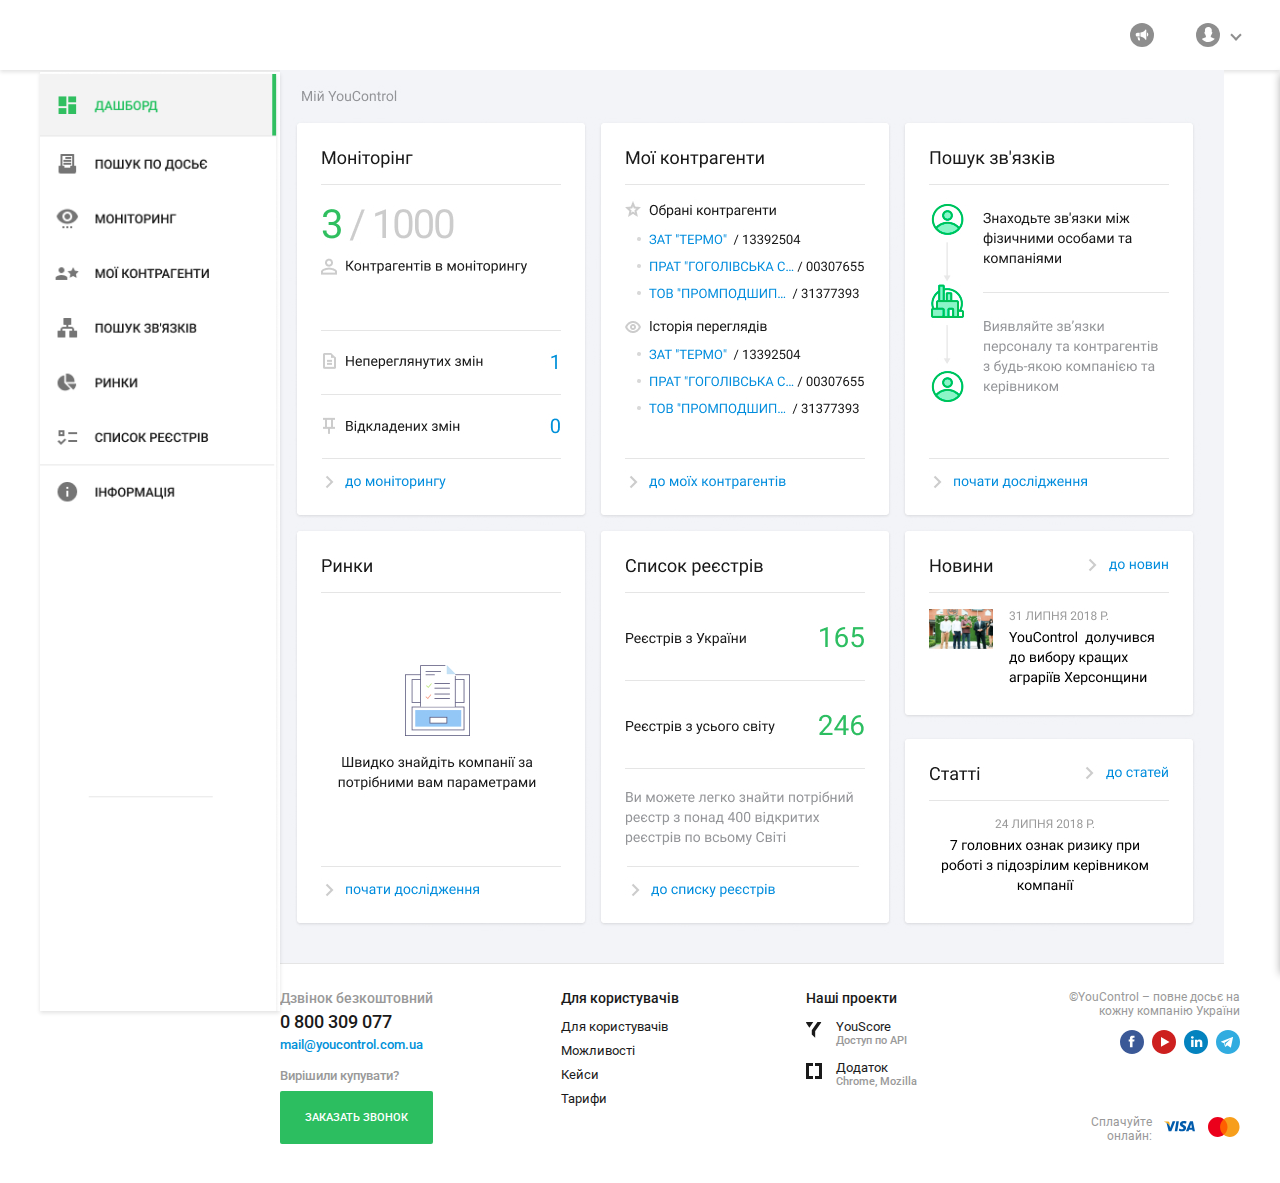
<file: docs/index.html>
<!DOCTYPE html>
<html lang="ru">

<head>
    <meta charset="UTF-8">
    <meta name="viewport" content="width=device-width, initial-scale=1.0">
    <title>Test YouControl</title>
    <link rel="preconnect" href="https://fonts.googleapis.com">
    <link rel="preconnect" href="https://fonts.gstatic.com" crossorigin>
    <link href="https://fonts.googleapis.com/css2?family=Roboto:wght@400;500;700&display=swap" rel="stylesheet">
    <link rel="stylesheet" href="css/main.css?t=1659698539150">
</head>

<body>
    
        <!-- подключаем шапку -->
        <header class="header">
    <div class="container header-block">
    <div class="header_wrapper">   
        <div class="header_left"></div>
        <div class="header_widget">
            <div class="widget widget_info js-info"></div>
            <div class="account">
            <div class="widget widget_account js-account">
            </div>  
             <div class="account-arrow"></div>
            </div>
        </div>
       
  </div>
   <div class="sidebar container is-open">
            <img src="img/Sidebar_full.png" alt="">
    </div>
</div>
</header>
         <main>
            <section class="main-block container">
            <div class="content">
                <img src="img/body.png" alt="">
            </div>
            </section>
                
         </main>
        

       
         <!-- подключаем меню и попап -->
         <div class="right-menu">
         
<div class="info-menu js-menu">
  <h2 class="info-menu_title">Сповіщення від YouControl</h2>
  <div class="info-menu_blocks">
    <div class="info-menu_block">
      <div class="info-menu_block-top">
      <button class="btn_circle btn--greеn" id="popup3">оновлення</button>
      <p class="article-date">Сьогодні 29.05.2019</p>
      </div>
      <h3 class="block_title">Нові функції моніторинга</h3>
      <p class="info-menu_text">
        Uniquely fashion B2B content for one-to-one web-readiness. Continually
        embrace.
      </p>
    </div>
    <div class="info-menu_block">
     <div class="info-menu_block-top">
      <button class="btn_circle btn--greеn">оновлення</button>
      <p class="article-date">28.05.2019</p>
      </div>
      <h3 class="block_title">Оновленна вкладка судових рішень</h3>
      <p class="info-menu_text">
        Synergistically aggregate inexpensive value after enterprise e-tailers.
        Assertively mesh cooperative resources before revolutionary bandwidth.
        Globally expedite team.
      </p>
    </div>
    <div class="info-menu_block">
      <div class="info-menu_block-top">
      <button class="btn_circle btn--rad">Гаряча новина</button>
      <p class="article-date">28.05.2019</p>
      </div>
      <h3 class="block_title">
        Сьогодні YouControl провів зустріч з представн...
      </h3>
      <p class="info-menu_text">
        Competently exploit competitive best practices through timely total
        linkage. Continually e-enable exceptional.
      </p>
    </div>
    <div class="info-menu_block">
        <div class="info-menu_block-top">
      <button class="btn_circle btn--orange">Вебінар</button>
      <p class="article-date">Сьогодні 29.05.2019</p>
      </div>
      <h3 class="block_title">Нові функції моніторинга.</h3>
      <p class="info-menu_text">
        Uniquely fashion B2B content for one-to-one web-readiness. Continually
        embrace.
      </p>
    </div>
    <div class="info-menu_block">
        <div class="info-menu_block-top">
      <button class="btn_circle btn--greеn">оновлення</button>
      <p class="article-date">Сьогодні 29.05.2019</p>
      </div>
      <h3 class="block_title">Нові функції моніторинга</h3>
      <p class="info-menu_text">
        Uniquely fashion B2B content for one-to-one web-readiness. Continually
        embrace.
      </p>
    </div>
    <div class="info-menu_block">
        <div class="info-menu_block-top">
      <button class="btn_circle btn--blue">Зустріч</button>
      <p class="article-date">Сьогодні 29.05.2019</p>
      </div>
      <h3 class="block_title">
        Сьогодні YouControl провів зустріч з представн...
      </h3>
      <p class="info-menu_text">
        Competently exploit competitive best practices through timely total
        linkage. Continually e-enable exceptional.
      </p>
    </div>
  </div>
  <div class="info-menu_block-bootom">
  <a class="info-menu_btn btn" href="notification_5.html">Переглянути всі</a>
  </div>
</div>

         </div>
         <div class="popup-info popup-info_wrapper popup" id="popup-info">

<div class="popup-info_block">
  <div class="info-menu_block-top">
    <button class="btn_circle btn--greеn">оновлення</button>
    <p class="article-date">Сьогодні 29.05.2019</p>
  </div>
  <div class="info-menu_title-block">
  <h3 class="popup-info_title">Нові функції моніторинга</h3>
  <p>
    Додайте свою компанію та головних контрагентів до моніторингу та першим
    дізнавайтесь про істотні зміни офіційних даних.
  </p>
  </div> 
  <ul class="popup-info_list">
    <li class="popup-info_item">Нові кольори;</li>
    <li class="popup-info_item">Додавайте більше списків.</li>
  </ul>

  <div class="choice_section">
    <div class="choice_block">
      <img src="img/choice-block.png" alt="" />
    </div>
  </div>
  <div class="popup-info_content-block">
    <h4 class="popup-info_subtitle">Що нового?</h4>
    <p>
      Якщо ви поставите в моніторинг власне підприємство, то отримаєте
      автоматичне сповіщення, якщо його дані в реєстрах змінилися без вашої
      участі. Зі звіту моніторингу ви можете дізнатися про нього навіть раніше
      співробітників самого підприємства, адже сповіщення з’явиться того самого
      дня. За своєю ініціативою контрагент навряд чи повідомить вам цю
      інформацію, а вона може бути критично важливою для вашої співпраці.
    </p>
  </div>

  <div class="popup-info_btn-block">
    <a class="link-before" href="index.html">назад</a>
    <button class="btn">Наступне сповіщення</button>
  </div>
</div>

<button type="button" class="popup_close js-popupCall_close">×</button>
</div>

        <!-- подключаем подвал -->
        <footer class="footer">
  <div class="container">
    <div class="footer_blocks">
      <div class="footer_block-item footer-contact">
        <h3 class="footer-contact_title">Дзвінок безкоштовний</h3>
        <a class="footer-contact_phone" href="tel:+30800309077">0 800 309 077</a>
        <a class="footer-contact_email" href="mailto:mail@youcontrol.com.ua"
          >mail@youcontrol.com.ua</a
        >
        <p class="footer-contact_text">Вирішили купувати?</p>
        <button class="footer-contact_btn btn">Заказать звонок</button>
      </div>
      <div class="footer_block-item">
        <h3 class="footer_item-title block_title">Для користувачів</h3>
        <ul class="footer_list footer-menu">
          <li class="footer-menu_item"><a href="#">Для користувачів</a></li>
          <li class="footer-menu_item"><a href="#">Можливості</a></li>
          <li class="footer-menu_item"><a href="#">Кейси</a></li>
          <li class="footer-menu_item"><a href="#">Тарифи</a></li>
        </ul>
      </div>
      <div class="footer_block-item">
        <h3 class="footer_item-title block_title">Наші проекти</h3>
        <ul class="footer_list projects">
          <li>
            <a class="projects_link" href="#"> YouScore </a>
            <p class="projects_notes">Доступ по API</p>
          </li>
          <li>
            <a class="projects_link" href="#"> Додаток</a>
            <p class="projects_notes">Chrome, Mozilla</p>
          </li>
        </ul>
      </div>
      <div class="footer_block-item footer-info">
        <h3 class="footer-info_title">
          ©YouControl – повне досьє на кожну компанію України
        </h3>
        <div class="footer_block-item footer_contact-block">
          <div class="footer_list"><ul class="contact-list">
    <li class="contact-item">
        <a href="#"> <svg>
            <use xlink:href="img/icons/sprite.svg#i-facebook"></use>
          </svg></a>
    </li>
    <li class="contact-item">
        <a href="#"> <svg>
            <use xlink:href="img/icons/sprite.svg#i-youtube"></use>
          </svg></a>
    </li>
    <li class="contact-item">
        <a href="#"> <svg>
            <use xlink:href="img/icons/sprite.svg#linkedin"></use>
          </svg></a>
    </li>
    <li class="contact-item">
        <a href="#"> <svg>
            <use xlink:href="img/icons/sprite.svg#telegram"></use>
          </svg></a>
    </li>
</ul></div>
        </div>
        <div class="footer_item footer_pay-block">
          <div class="footer_list"><div class="pay-block">
    <p class="pay-block_title">Сплачуйте онлайн:</p>
     <ul class="pay-block_list">
        <li class="pay-block_item">
            <a href="#"> <svg>
                <use xlink:href="img/icons/sprite.svg#i-visa_icon"></use>
              </svg></a>
        </li>
        <li class="pay-block_item">
            <a href="#"> <svg>
                <use xlink:href="img/icons/sprite.svg#master-card-icon"></use>
              </svg></a>
        </li>
     </ul>
</div></div>
        </div>
      </div>
    </div>
  </div>
</footer>

 

    <!-- подключаем js -->
    <script src="js/main.js?t=1659698539150"></script>
</body>

</html>
</file>
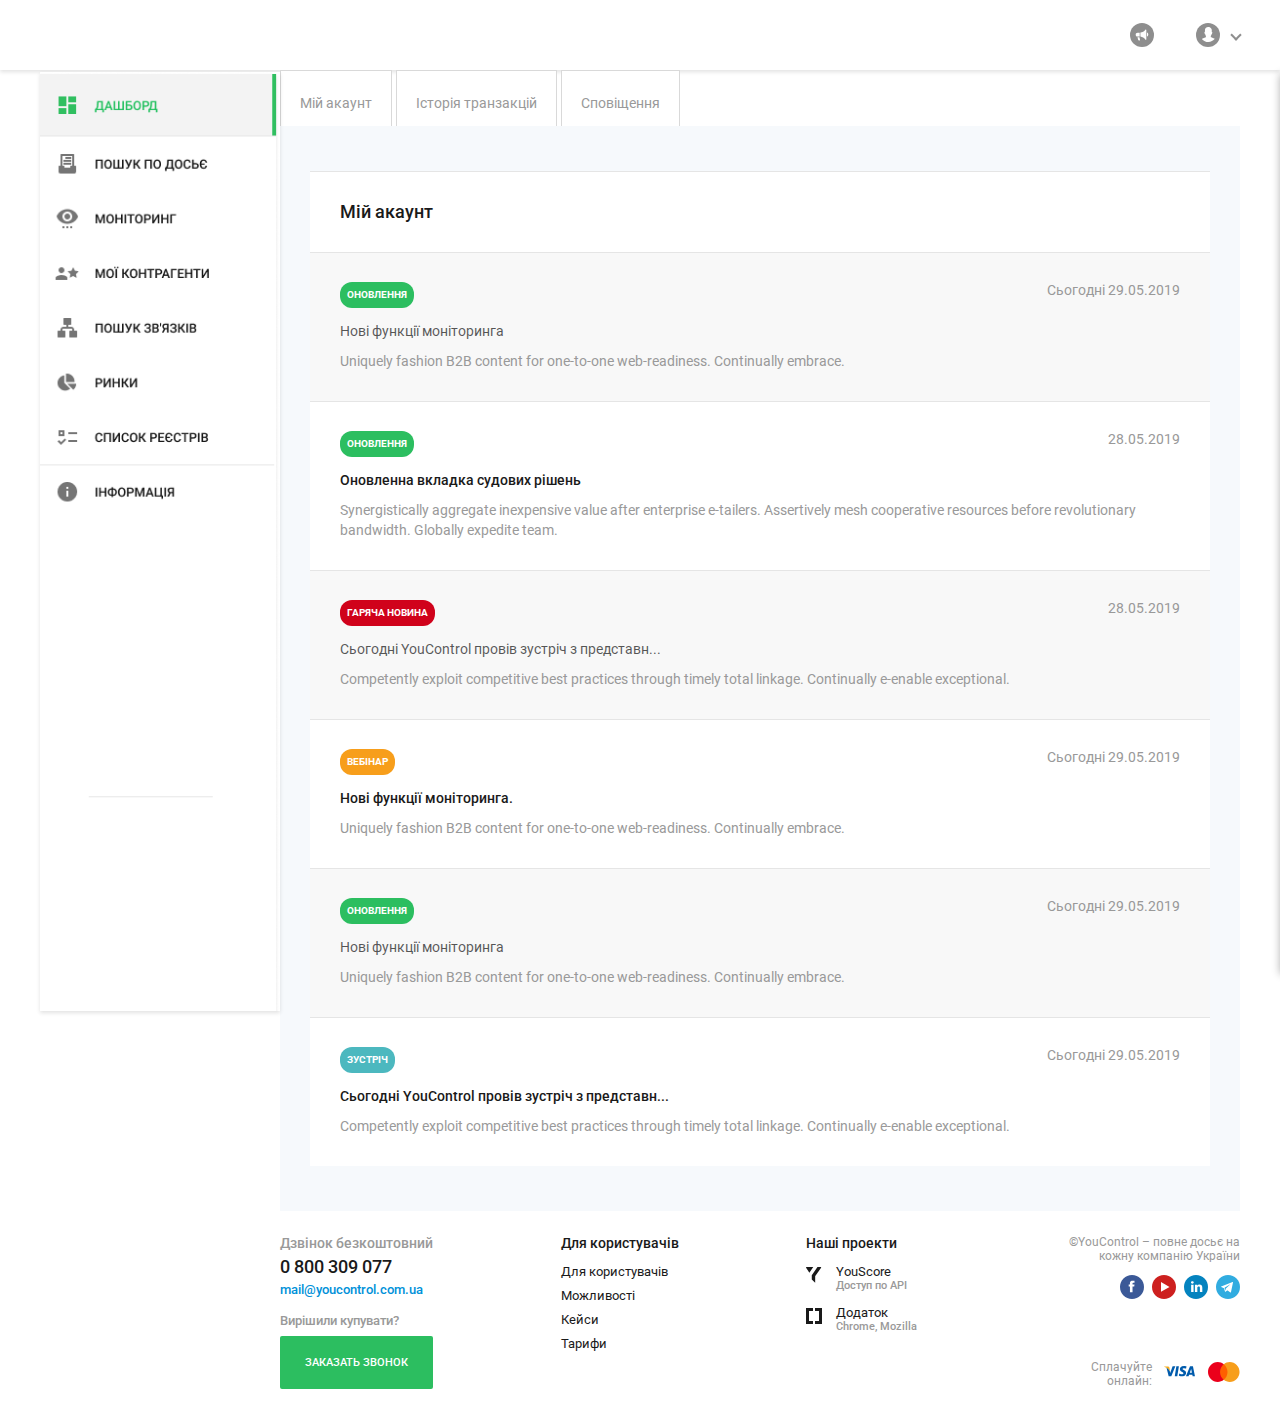
<file: docs/notification_5.html>
<!DOCTYPE html>
<html lang="ru">
  <head>
    <meta charset="UTF-8" />
    <meta name="viewport" content="width=device-width, initial-scale=1.0" />
    <title>Notification_5</title>
    <link rel="preconnect" href="https://fonts.googleapis.com" />
    <link rel="preconnect" href="https://fonts.gstatic.com" crossorigin />
    <link
      href="https://fonts.googleapis.com/css2?family=Roboto:wght@400;500;700&display=swap"
      rel="stylesheet"
    />
    <link rel="stylesheet" href="css/main.css?t=1659698539189" />
  </head>

  <body>
    <!-- подключаем шапку -->
    <header class="header">
    <div class="container header-block">
    <div class="header_wrapper">   
        <div class="header_left"></div>
        <div class="header_widget">
            <div class="widget widget_info js-info"></div>
            <div class="account">
            <div class="widget widget_account js-account">
            </div>  
             <div class="account-arrow"></div>
            </div>
        </div>
       
  </div>
   <div class="sidebar container is-open">
            <img src="img/Sidebar_full.png" alt="">
    </div>
</div>
</header>
    <main>
      <section class="main-block container">
        <div class="content">
          <div class="tabs-block">
            <ul class="tabs-list js-tubList">
              <li class="tab js-tab">Мій акаунт</li>
              <li class="tab js-tab">Історія транзакцій</li>
              <li class="tab js-tab">Сповіщення</li>
            </ul>
          </div>
          <div class="tabs-content_list">
            <div class="tabs-content-item js-tabContent">
              <div class="tab-content">
                <h2 class="info-menu_title tabContent-title">Мій акаунт</h2>
                <div class="info-menu_blocks">
                  <div class="info-menu_block">
                    <div class="info-menu_block-top">
                      <button class="btn_circle btn--greеn" id="popup3">
                        оновлення
                      </button>
                      <p class="article-date">Сьогодні 29.05.2019</p>
                    </div>
                    <h3 class="block_title">Нові функції моніторинга</h3>
                    <p class="info-menu_text">
                      Uniquely fashion B2B content for one-to-one web-readiness.
                      Continually embrace.
                    </p>
                  </div>
                  <div class="info-menu_block">
                    <div class="info-menu_block-top">
                      <button class="btn_circle btn--greеn">оновлення</button>
                      <p class="article-date">28.05.2019</p>
                    </div>
                    <h3 class="block_title">
                      Оновленна вкладка судових рішень
                    </h3>
                    <p class="info-menu_text">
                      Synergistically aggregate inexpensive value after
                      enterprise e-tailers. Assertively mesh cooperative
                      resources before revolutionary bandwidth. Globally
                      expedite team.
                    </p>
                  </div>
                  <div class="info-menu_block">
                    <div class="info-menu_block-top">
                      <button class="btn_circle btn--rad">Гаряча новина</button>
                      <p class="article-date">28.05.2019</p>
                    </div>
                    <h3 class="block_title">
                      Сьогодні YouControl провів зустріч з представн...
                    </h3>
                    <p class="info-menu_text">
                      Competently exploit competitive best practices through
                      timely total linkage. Continually e-enable exceptional.
                    </p>
                  </div>
                  <div class="info-menu_block">
                    <div class="info-menu_block-top">
                      <button class="btn_circle btn--orange">Вебінар</button>
                      <p class="article-date">Сьогодні 29.05.2019</p>
                    </div>
                    <h3 class="block_title">Нові функції моніторинга.</h3>
                    <p class="info-menu_text">
                      Uniquely fashion B2B content for one-to-one web-readiness.
                      Continually embrace.
                    </p>
                  </div>
                  <div class="info-menu_block">
                    <div class="info-menu_block-top">
                      <button class="btn_circle btn--greеn">оновлення</button>
                      <p class="article-date">Сьогодні 29.05.2019</p>
                    </div>
                    <h3 class="block_title">Нові функції моніторинга</h3>
                    <p class="info-menu_text">
                      Uniquely fashion B2B content for one-to-one web-readiness.
                      Continually embrace.
                    </p>
                  </div>
                  <div class="info-menu_block">
                    <div class="info-menu_block-top">
                      <button class="btn_circle btn--blue">Зустріч</button>
                      <p class="article-date">Сьогодні 29.05.2019</p>
                    </div>
                    <h3 class="block_title">
                      Сьогодні YouControl провів зустріч з представн...
                    </h3>
                    <p class="info-menu_text">
                      Competently exploit competitive best practices through
                      timely total linkage. Continually e-enable exceptional.
                    </p>
                  </div>
                </div>
              </div>
            </div>
            <div class="tabs-content-item js-tabContent">
              <div class="tab-content">
                <h2 class="info-menu_title tabContent-title">
                  Історія транзакцій
                </h2>
                <div class="info-menu_blocks">
                  <div class="info-menu_block">
                    <div class="info-menu_block-top">
                      <button class="btn_circle btn--greеn" id="popup3">
                        оновлення
                      </button>
                      <p class="article-date">Сьогодні 29.05.2019</p>
                    </div>
                    <h3 class="block_title">Нові функції моніторинга</h3>
                    <p class="info-menu_text">
                      Uniquely fashion B2B content for one-to-one web-readiness.
                      Continually embrace.
                    </p>
                  </div>
                  <div class="info-menu_block">
                    <div class="info-menu_block-top">
                      <button class="btn_circle btn--greеn">оновлення</button>
                      <p class="article-date">28.05.2019</p>
                    </div>
                    <h3 class="block_title">
                      Оновленна вкладка судових рішень
                    </h3>
                    <p class="info-menu_text">
                      Synergistically aggregate inexpensive value after
                      enterprise e-tailers. Assertively mesh cooperative
                      resources before revolutionary bandwidth. Globally
                      expedite team.
                    </p>
                  </div>
                  <div class="info-menu_block">
                    <div class="info-menu_block-top">
                      <button class="btn_circle btn--rad">Гаряча новина</button>
                      <p class="article-date">28.05.2019</p>
                    </div>
                    <h3 class="block_title">
                      Сьогодні YouControl провів зустріч з представн...
                    </h3>
                    <p class="info-menu_text">
                      Competently exploit competitive best practices through
                      timely total linkage. Continually e-enable exceptional.
                    </p>
                  </div>
                  <div class="info-menu_block">
                    <div class="info-menu_block-top">
                      <button class="btn_circle btn--orange">Вебінар</button>
                      <p class="article-date">Сьогодні 29.05.2019</p>
                    </div>
                    <h3 class="block_title">Нові функції моніторинга.</h3>
                    <p class="info-menu_text">
                      Uniquely fashion B2B content for one-to-one web-readiness.
                      Continually embrace.
                    </p>
                  </div>
                  <div class="info-menu_block">
                    <div class="info-menu_block-top">
                      <button class="btn_circle btn--greеn">оновлення</button>
                      <p class="article-date">Сьогодні 29.05.2019</p>
                    </div>
                    <h3 class="block_title">Нові функції моніторинга</h3>
                    <p class="info-menu_text">
                      Uniquely fashion B2B content for one-to-one web-readiness.
                      Continually embrace.
                    </p>
                  </div>
                  <div class="info-menu_block">
                    <div class="info-menu_block-top">
                      <button class="btn_circle btn--blue">Зустріч</button>
                      <p class="article-date">Сьогодні 29.05.2019</p>
                    </div>
                    <h3 class="block_title">
                      Сьогодні YouControl провів зустріч з представн...
                    </h3>
                    <p class="info-menu_text">
                      Competently exploit competitive best practices through
                      timely total linkage. Continually e-enable exceptional.
                    </p>
                  </div>
                </div>
              </div>
            </div>
            <div class="tabs-content-item js-tabContent">
              <div class="tab-content">
                <h2 class="info-menu_title tabContent-title">
                  Ваші сповіщення
                </h2>
                <div class="info-menu_blocks">
                  <div class="info-menu_block">
                    <div class="info-menu_block-top">
                      <button class="btn_circle btn--greеn" id="popup3">
                        оновлення
                      </button>
                      <p class="article-date">Сьогодні 29.05.2019</p>
                    </div>
                    <h3 class="block_title">Нові функції моніторинга</h3>
                    <p class="info-menu_text">
                      Uniquely fashion B2B content for one-to-one web-readiness.
                      Continually embrace.
                    </p>
                  </div>
                  <div class="info-menu_block">
                    <div class="info-menu_block-top">
                      <button class="btn_circle btn--greеn">оновлення</button>
                      <p class="article-date">28.05.2019</p>
                    </div>
                    <h3 class="block_title">
                      Оновленна вкладка судових рішень
                    </h3>
                    <p class="info-menu_text">
                      Synergistically aggregate inexpensive value after
                      enterprise e-tailers. Assertively mesh cooperative
                      resources before revolutionary bandwidth. Globally
                      expedite team.
                    </p>
                  </div>
                  <div class="info-menu_block">
                    <div class="info-menu_block-top">
                      <button class="btn_circle btn--rad">Гаряча новина</button>
                      <p class="article-date">28.05.2019</p>
                    </div>
                    <h3 class="block_title">
                      Сьогодні YouControl провів зустріч з представн...
                    </h3>
                    <p class="info-menu_text">
                      Competently exploit competitive best practices through
                      timely total linkage. Continually e-enable exceptional.
                    </p>
                  </div>
                  <div class="info-menu_block">
                    <div class="info-menu_block-top">
                      <button class="btn_circle btn--orange">Вебінар</button>
                      <p class="article-date">Сьогодні 29.05.2019</p>
                    </div>
                    <h3 class="block_title">Нові функції моніторинга.</h3>
                    <p class="info-menu_text">
                      Uniquely fashion B2B content for one-to-one web-readiness.
                      Continually embrace.
                    </p>
                  </div>
                  <div class="info-menu_block">
                    <div class="info-menu_block-top">
                      <button class="btn_circle btn--greеn">оновлення</button>
                      <p class="article-date">Сьогодні 29.05.2019</p>
                    </div>
                    <h3 class="block_title">Нові функції моніторинга</h3>
                    <p class="info-menu_text">
                      Uniquely fashion B2B content for one-to-one web-readiness.
                      Continually embrace.
                    </p>
                  </div>
                  <div class="info-menu_block">
                    <div class="info-menu_block-top">
                      <button class="btn_circle btn--blue">Зустріч</button>
                      <p class="article-date">Сьогодні 29.05.2019</p>
                    </div>
                    <h3 class="block_title">
                      Сьогодні YouControl провів зустріч з представн...
                    </h3>
                    <p class="info-menu_text">
                      Competently exploit competitive best practices through
                      timely total linkage. Continually e-enable exceptional.
                    </p>
                  </div>
                </div>
              </div>
            </div>
          </div>
        </div>
      </section>
    </main>

    <!-- подключаем меню и попап -->
    <div class="info-empty info-menu  js-menu">
   
    <h3 class="info-empty_title">Тут будуть показані всі нові сповіщення</h3>

</div>
    <!-- подключаем подвал -->
    <footer class="footer">
  <div class="container">
    <div class="footer_blocks">
      <div class="footer_block-item footer-contact">
        <h3 class="footer-contact_title">Дзвінок безкоштовний</h3>
        <a class="footer-contact_phone" href="tel:+30800309077">0 800 309 077</a>
        <a class="footer-contact_email" href="mailto:mail@youcontrol.com.ua"
          >mail@youcontrol.com.ua</a
        >
        <p class="footer-contact_text">Вирішили купувати?</p>
        <button class="footer-contact_btn btn">Заказать звонок</button>
      </div>
      <div class="footer_block-item">
        <h3 class="footer_item-title block_title">Для користувачів</h3>
        <ul class="footer_list footer-menu">
          <li class="footer-menu_item"><a href="#">Для користувачів</a></li>
          <li class="footer-menu_item"><a href="#">Можливості</a></li>
          <li class="footer-menu_item"><a href="#">Кейси</a></li>
          <li class="footer-menu_item"><a href="#">Тарифи</a></li>
        </ul>
      </div>
      <div class="footer_block-item">
        <h3 class="footer_item-title block_title">Наші проекти</h3>
        <ul class="footer_list projects">
          <li>
            <a class="projects_link" href="#"> YouScore </a>
            <p class="projects_notes">Доступ по API</p>
          </li>
          <li>
            <a class="projects_link" href="#"> Додаток</a>
            <p class="projects_notes">Chrome, Mozilla</p>
          </li>
        </ul>
      </div>
      <div class="footer_block-item footer-info">
        <h3 class="footer-info_title">
          ©YouControl – повне досьє на кожну компанію України
        </h3>
        <div class="footer_block-item footer_contact-block">
          <div class="footer_list"><ul class="contact-list">
    <li class="contact-item">
        <a href="#"> <svg>
            <use xlink:href="img/icons/sprite.svg#i-facebook"></use>
          </svg></a>
    </li>
    <li class="contact-item">
        <a href="#"> <svg>
            <use xlink:href="img/icons/sprite.svg#i-youtube"></use>
          </svg></a>
    </li>
    <li class="contact-item">
        <a href="#"> <svg>
            <use xlink:href="img/icons/sprite.svg#linkedin"></use>
          </svg></a>
    </li>
    <li class="contact-item">
        <a href="#"> <svg>
            <use xlink:href="img/icons/sprite.svg#telegram"></use>
          </svg></a>
    </li>
</ul></div>
        </div>
        <div class="footer_item footer_pay-block">
          <div class="footer_list"><div class="pay-block">
    <p class="pay-block_title">Сплачуйте онлайн:</p>
     <ul class="pay-block_list">
        <li class="pay-block_item">
            <a href="#"> <svg>
                <use xlink:href="img/icons/sprite.svg#i-visa_icon"></use>
              </svg></a>
        </li>
        <li class="pay-block_item">
            <a href="#"> <svg>
                <use xlink:href="img/icons/sprite.svg#master-card-icon"></use>
              </svg></a>
        </li>
     </ul>
</div></div>
        </div>
      </div>
    </div>
  </div>
</footer>


    <!-- подключаем js -->
    <script src="js/main.js?t=1659698539189"></script>
  </body>
</html>
</file>
<file: docs/css/main.css>
@charset "UTF-8";html{overflow-x:hidden;-webkit-box-sizing:border-box;box-sizing:border-box}*,::after,::before{-webkit-box-sizing:inherit;box-sizing:inherit}*{padding:0;margin:0;border:0}*,:after,:before{-webkit-box-sizing:border-box;box-sizing:border-box}:active,:focus,a:active,a:focus{outline:0}button,input,textarea{font-family:inherit}input[type=email],input[type=tel],input[type=text],textarea{-moz-appearance:none;-webkit-appearance:none;appearance:none}input::-ms-clear{display:none}button{cursor:pointer}button::-moz-focus-inner{padding:0;border:0}a,a:hover,a:visited{text-decoration:none}ul li{list-style:none}img{display:block;max-width:100%;height:auto}h1,h2,h3,h4,h5,h6{font-size:inherit;font-weight:inherit}@font-face{font-family:Roboto;src:url(../fonts/Roboto/Roboto-Regular.ttf) format("truetype")}.container{max-width:1200px;margin:0 auto}body{font-family:Roboto;font-style:normal;font-weight:400;font-size:14px;color:#999;overflow-x:hidden}.block_title{font-weight:500;font-size:14px;line-height:16px;color:#1a1a1a}.btn{display:block;background:#2cbe60;padding:20px;border-radius:2px;font-weight:500;font-size:11px;line-height:13px;text-align:center;text-transform:uppercase;color:#fff;min-height:32px}.btn_circle{display:block;font-weight:700;font-size:10px;line-height:14px;text-transform:uppercase;color:#fff;padding:6px 7px;min-height:22px;border-radius:12px}.btn--orange{background:#f79e1b}.btn--greеn{background:#2cbe60}.btn--blue{background:#4cb8bf}.btn--rad{background:#d0021b}@-webkit-keyframes fade{from{opacity:.1}to{opacity:1}}@keyframes fade{from{opacity:.1}to{opacity:1}}.widget{width:24px;height:24px;background-color:#8e8e8e;border-radius:50%;position:relative;background-repeat:no-repeat;background-position:center;background-size:60%;cursor:pointer;transition:none}.widget_info{background-image:url(../img/icons/noun_loudspeaker_1822850.svg)}.widget_account{background-image:url(../img/icons/Group.svg)}.account.is-active .widget_account,.account:hover .widget_account,.widget.is-active,.widget:hover{background-color:#30bf60}.account{display:flex;justify-content:space-between;align-items:center;width:44px;cursor:pointer}.account-arrow{width:8px;height:8px;border-bottom:2px solid #8e8e8e;border-right:2px solid #8e8e8e;transform:rotate(45deg)}.content{margin-left:240px}.header{height:70px;background:#fff;box-shadow:0 2px 4px rgba(0,0,0,.117839)}.header_wrapper{display:flex;justify-content:space-between;align-items:center;height:70px}.header_widget{display:flex;justify-content:space-between;min-width:110px}.header-block{position:relative}.info-menu{width:420px;background:#fff;box-shadow:0 4px 8px rgba(0,0,0,.3);height:100vh;overflow-y:scroll;position:absolute;z-index:100;right:-420px;top:70px;-webkit-transition:right .5s linear;transition:right .5s linear;overflow-x:hidden}.info-menu.is-open{right:0}.info-menu_title{font-weight:400;color:#717171;padding:34px 9px 19px 16px}.info-menu_block{padding:18px 9px 18px 16px}.info-menu_block-top{display:flex;justify-content:space-between;margin-bottom:15px}.info-menu_block-bootom{padding:16px 24px 24px;background:#e5e5e5}.info-menu .article-date{font-weight:400;font-size:13px;line-height:15px;color:#bebebe}.info-menu_text{font-weight:400;font-size:14px;line-height:20px;color:#999;margin-top:12px}.info-menu_btn{width:100%;text-align:center}.right-menu .info-menu_block:nth-child(3n+2){background:#f3fbff;box-shadow:inset 0 1px 0 #e5e5e5}.right-menu .info-menu_block:nth-child(3n+1){background-color:#f8f8f8;box-shadow:inset 0 1px 0 #e5e5e5}.right-menu .info-menu_block:nth-child(3n+1) .block_title{color:rgba(31,31,31,.75);font-weight:400}.right-menu .info-menu_block:nth-child(3n+3){background:#fff;box-shadow:inset 0 1px 0 #e5e5e5}.tabs-content_list .info-menu_block:nth-child(2n+1){background-color:#f8f8f8;box-shadow:inset 0 1px 0 #e5e5e5;padding:30px}.tabs-content_list .info-menu_block:nth-child(2n+1) .block_title{color:rgba(31,31,31,.75);font-weight:400}.tabs-content_list .info-menu_block:nth-child(2n){background:#fff;box-shadow:inset 0 1px 0 #e5e5e5;padding:30px}.info-empty{display:flex;align-items:center;padding:90px}.info-empty_title{position:relative;font-weight:400;font-size:18px;line-height:26px;text-align:center;color:#1f1f1f}.info-empty_title::before{position:absolute;content:"";width:50px;height:45px;background-image:url(../img/icons/call.svg);background-repeat:no-repeat;top:-80px;left:50%;transform:translateX(-50%)}.popup-info{position:relative;opacity:0;pointer-events:none}.popup-info.is-open{opacity:1;pointer-events:initial}.popup-info_wrapper{justify-content:center;position:fixed;top:0;left:0;background:rgba(0,0,0,.2);padding:70px 190px;z-index:200;height:100vh}.popup-info_block{width:calc(100vw - 380px);padding:60px 60px 20px;background:#fdfdfd;border-radius:3px;z-index:300;overflow:auto;font-weight:400;font-size:16px;line-height:24px;color:#1f1f1f;height:100%;overflow-y:scroll}.popup-info_title{font-weight:500;font-size:32px;line-height:40px;letter-spacing:-.143182px;color:#1f1f1f;padding-bottom:11px}.popup-info_subtitle{font-weight:500;font-size:20px;line-height:26px;color:#1f1f1f;padding-bottom:17px}.popup-info_list{margin-top:30px;margin-bottom:45px}.popup-info_item{position:relative;padding-left:30px}.popup-info_item::before{position:absolute;content:"";left:0;top:5px;width:12px;height:6px;border-left:2px solid #07c777;border-bottom:2px solid #07c777;transform:rotate(-45deg)}.popup-info_item:not(:last-child){padding-bottom:30px}.popup-info .choice_section{background:#f5f5f5;padding:34px 120px 140px;margin-bottom:47px}.popup-info .choice_section .choice_block{width:450px;margin:0 auto}.popup-info .choice_section .choice_block img{width:100%;height:auto}.popup-info_btn-block{display:flex;justify-content:space-between;padding:24px 0;margin-bottom:14px}.popup-info_btn-block .link-before{font-size:13px;line-height:15px;color:#e5e5e5}.popup-info_btn-block .link-before:hover{color:#000}.popup-info_title-block{margin-bottom:34px}.popup-info .popup_close{position:absolute;top:80px;right:215px;width:12px;height:12px;font-size:20px;color:#999;z-index:430;background-color:#fff;cursor:pointer}.popup-info .popup_close:hover{color:#000}.sidebar{position:absolute;left:0;top:72px;z-index:99;width:240px;height:1000;display:flex;align-items:center;justify-content:center;transition:.5s;transform:translateX(-100%);overflow-y:scroll;background:#fff;box-shadow:0 2px 4px rgba(0,0,0,.117839)}.sidebar.is-open{transform:translateX(0)}.tabContent-title{display:block;font-weight:500;font-size:18px;line-height:21px;color:#1a1a1a;background:#fff;box-shadow:inset 0 1px 0 #e5e5e5;padding:30px}.tabs-list{display:flex;align-items:center}.tab{height:56px;text-align:center;padding:25px 20px;margin-right:4px;background:#fff;box-shadow:inset -1px 0 0 #d9d9d9,inset 1px 0 0 #d9d9d9,inset 0 1px 0 #d9d9d9;cursor:pointer}.tab.is-active,.tab:hover{background:#f6f9fc;box-shadow:inset -1px 0 0 #d9d9d9,inset 1px 0 0 #d9d9d9,inset 0 1px 0 #d9d9d9}.fade{animation-name:fade;animation-duration:2.5s;-webkit-animation-name:fade;-webkit-animation-duration:2.5s}.tabs-content_list{background:#f6f9fc;padding:45px 30px}.tabs-content-item.hide{display:none}.contact-list{display:flex;justify-content:end}.contact-item{width:24px;height:24px;margin-left:8px}.contact-item svg{width:24px;height:24px}.pay-block{display:flex;justify-content:space-between;align-items:center}.pay-block_title{font-weight:400;font-size:12px;line-height:14px;text-align:right;color:#999}.pay-block_list{display:flex;justify-content:end}.pay-block_list li{margin-left:12px}.pay-block_list li svg{width:32px;height:32px}.footer{font-weight:500;padding:24px 26px 37px}.footer_blocks{display:flex;justify-content:space-between;margin-left:240px}.footer_block-item{display:flex;flex-direction:column;max-width:195px}.footer_list{padding-top:12px}.footer_pay-block{margin-top:45px}.footer-menu li a{font-weight:400;font-size:13px;line-height:15px;color:#1a1a1a}.footer-menu li:not(:last-child){margin-bottom:8px}.projects li{padding-left:30px;position:relative}.projects li::before{position:absolute;content:"";left:0;top:4px;width:16px;height:16px;background-repeat:no-repeat}.projects li:nth-child(1)::before{background-image:url(../img/icons/i-youscore_logo.svg)}.projects li:nth-child(2)::before{background-image:url(../img/icons/i-extensions.svg)}.projects li:not(:last-child){margin-bottom:12px}.projects_link{font-weight:400;font-size:13px;line-height:15px;color:#1a1a1a;padding-bottom:4px}.projects_notes{font-weight:500;font-size:11px;line-height:13px}.footer-info_title{font-weight:400;font-size:12px;line-height:14px;text-align:right}.footer-contact_text{margin-top:16px;font-size:13px}.footer-contact_btn{margin-top:8px}.footer-contact_phone{font-size:18px;line-height:21px;color:#1a1a1a;margin-top:5px}.footer-contact_email{font-size:13px;line-height:15px;color:#0091d9;padding-top:5px}
</file>
